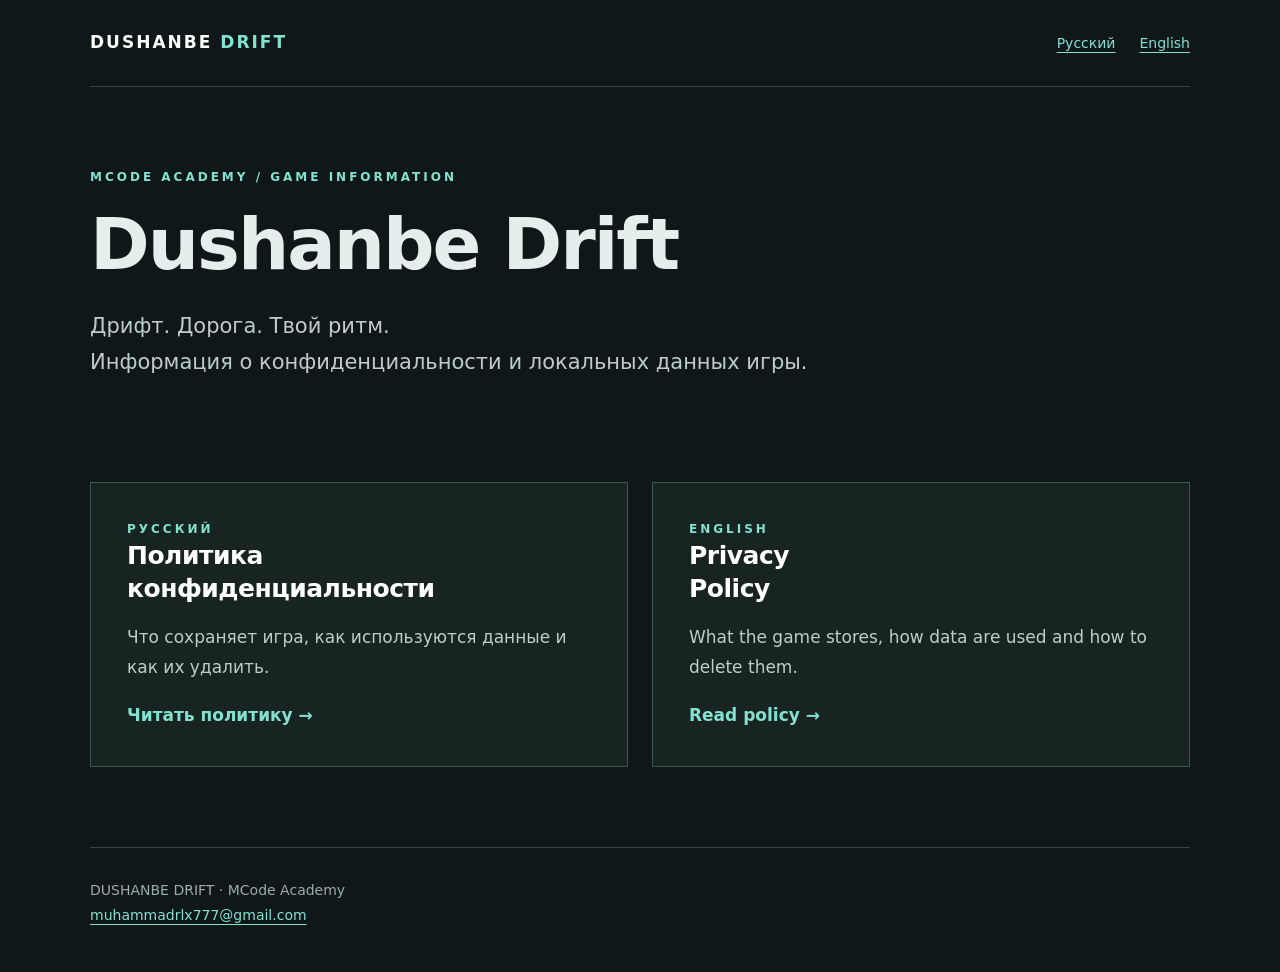
<file: index.html>
<!doctype html><html lang="ru"><head><meta charset="utf-8"><meta name="viewport" content="width=device-width,initial-scale=1"><meta name="description" content="Dushanbe Drift — Privacy Policy / Политика конфиденциальности. MCode Academy."><meta name="theme-color" content="#101719"><title>Dushanbe Drift · Dushanbe Drift</title><link rel="stylesheet" href="style.css"></head><body><a class="skip" href="#main">Skip to content / К содержанию</a><header><a class="brand" href="index.html">DUSHANBE <span>DRIFT</span></a><nav aria-label="Language"><a href="privacy-ru.html" lang="ru">Русский</a><a href="privacy-en.html" lang="en">English</a></nav></header><main id="main"><div class="hero"><div class="eyebrow">MCode Academy / Game information</div><h1>Dushanbe Drift</h1><p class="lead">Дрифт. Дорога. Твой ритм.<br>Информация о конфиденциальности и локальных данных игры.</p></div><div class="cards"><a class="card" href="privacy-ru.html"><div class="eyebrow">Русский</div><h2>Политика<br>конфиденциальности</h2><p>Что сохраняет игра, как используются данные и как их удалить.</p><strong>Читать политику →</strong></a><a class="card" href="privacy-en.html"><div class="eyebrow">English</div><h2>Privacy<br>Policy</h2><p>What the game stores, how data are used and how to delete them.</p><strong>Read policy →</strong></a></div></main><footer>DUSHANBE DRIFT · MCode Academy<br><a href="mailto:muhammadrlx777@gmail.com">muhammadrlx777@gmail.com</a></footer></body></html>
</file>
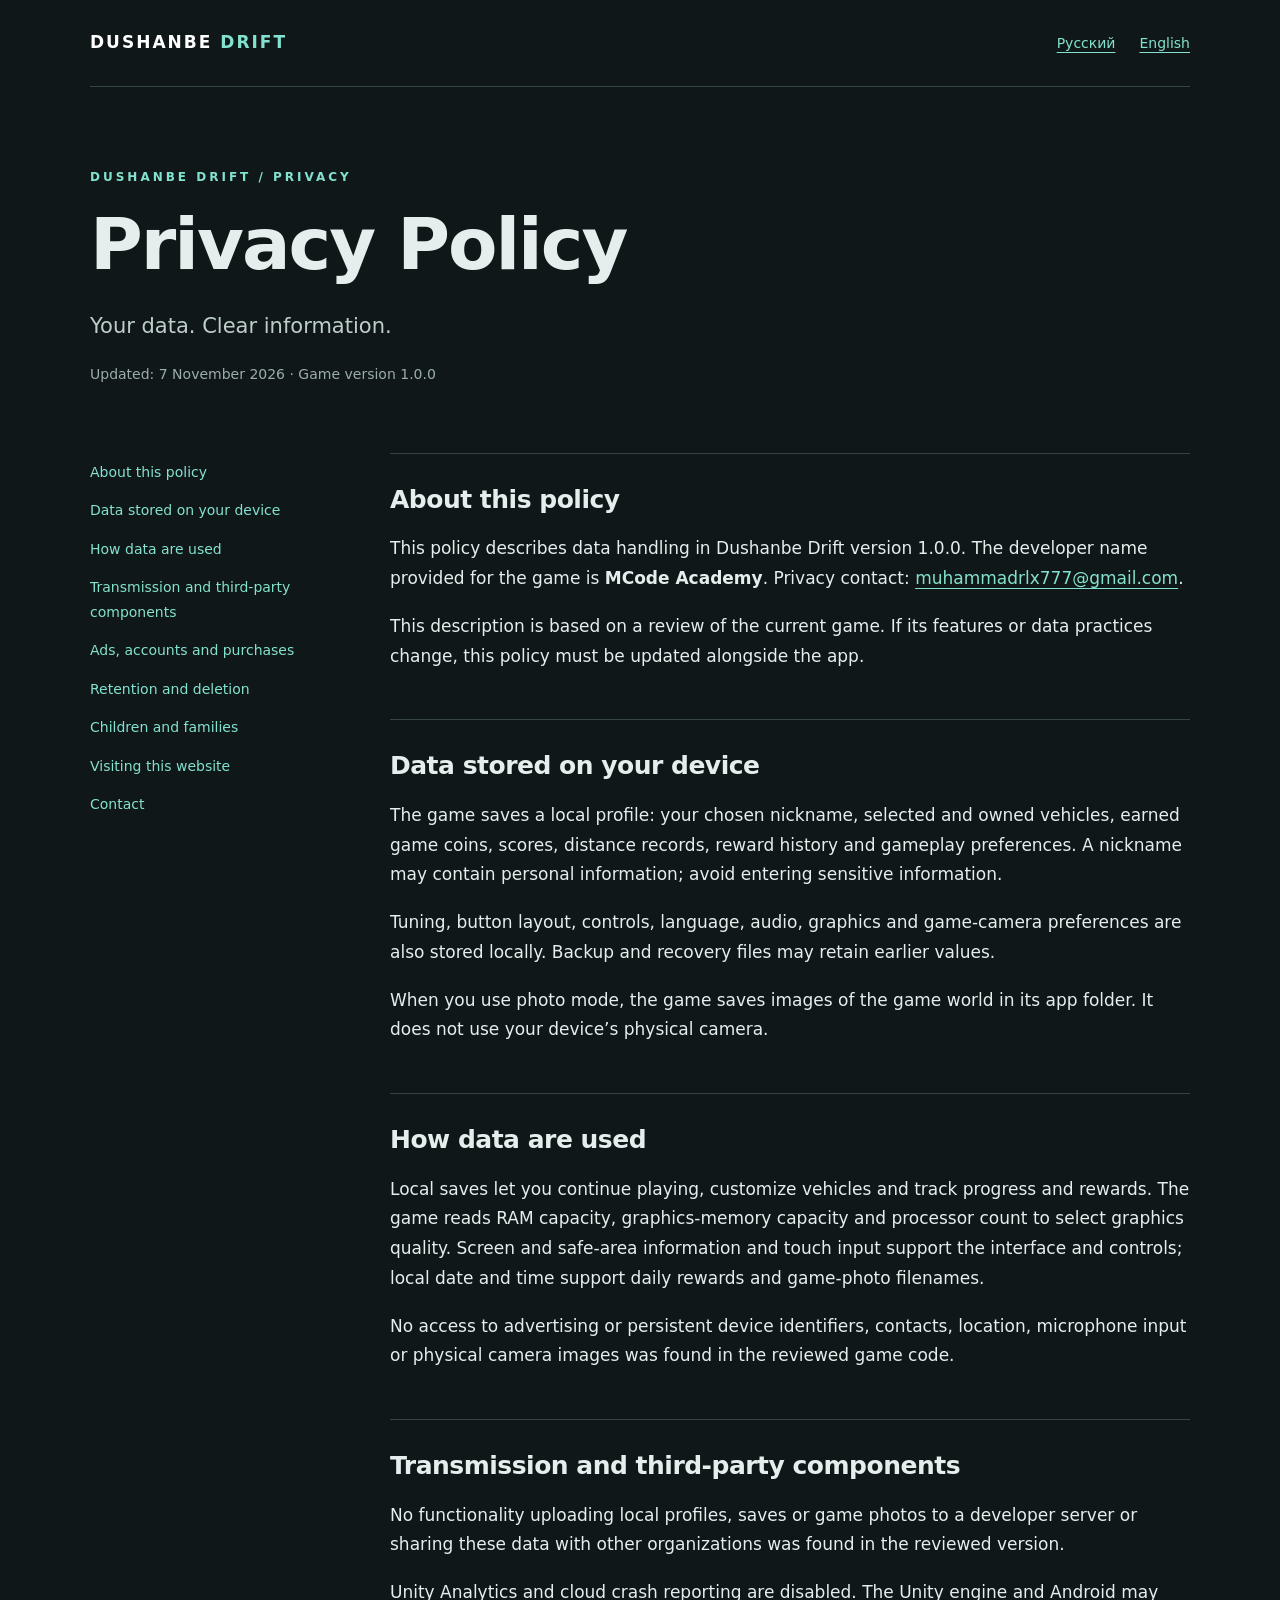
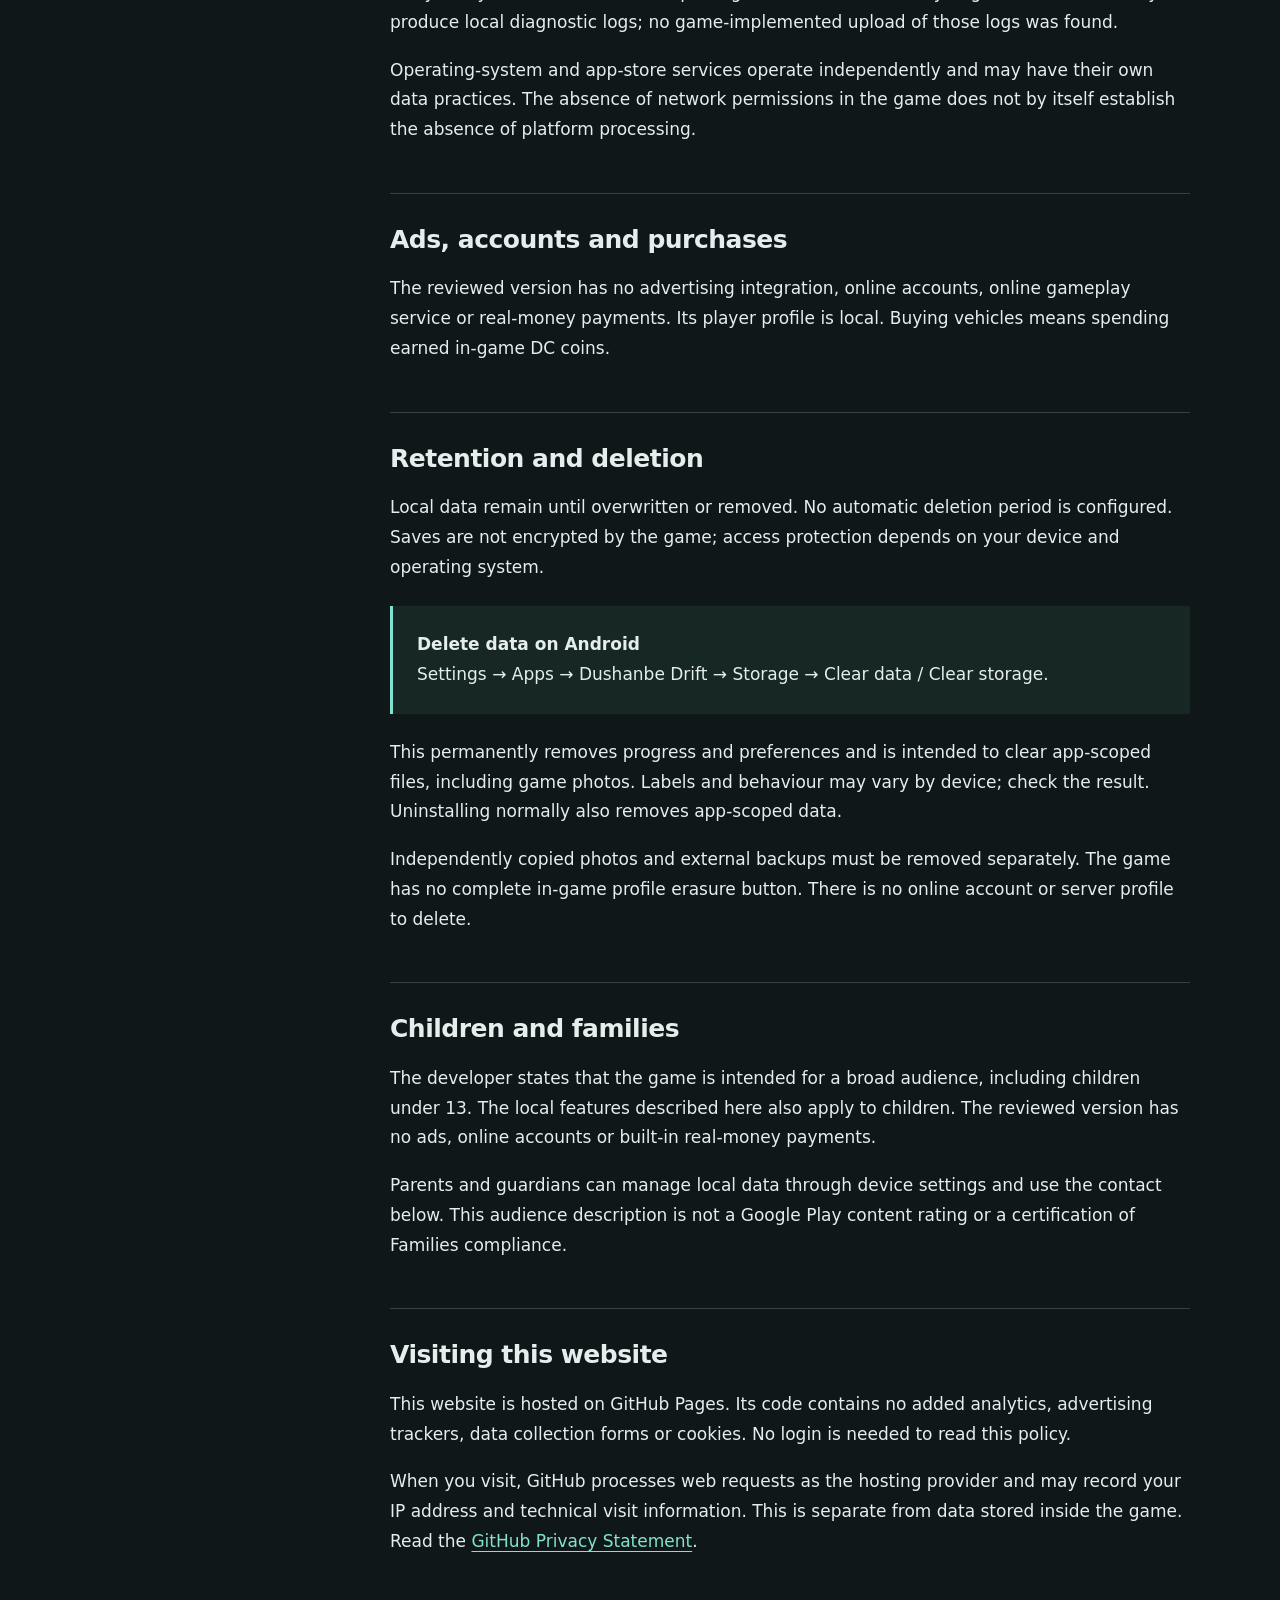
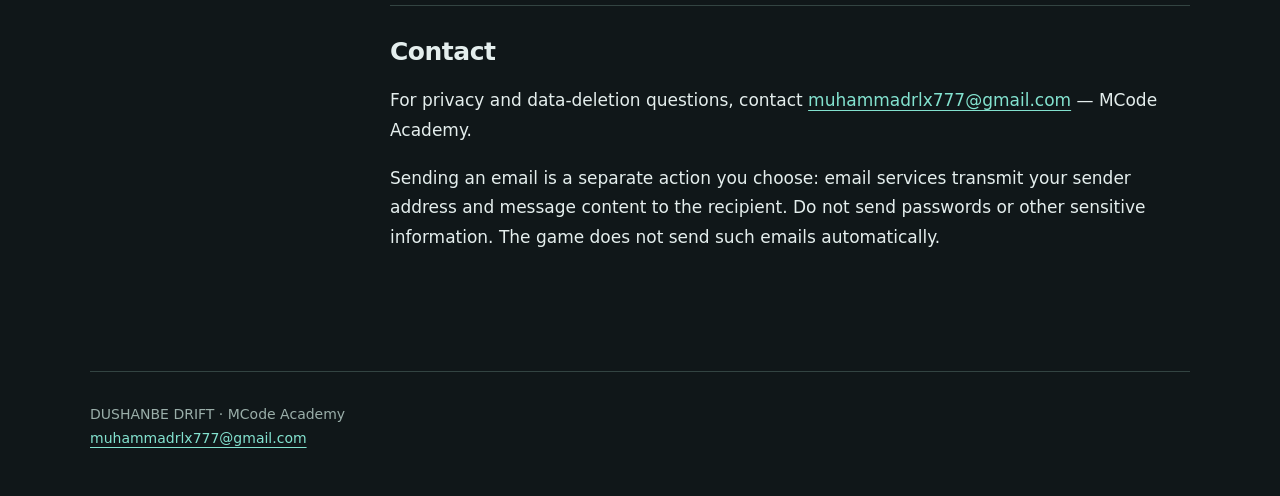
<file: privacy-en.html>
<!doctype html><html lang="en"><head><meta charset="utf-8"><meta name="viewport" content="width=device-width,initial-scale=1"><meta name="description" content="Dushanbe Drift — Privacy Policy / Политика конфиденциальности. MCode Academy."><meta name="theme-color" content="#101719"><title>Privacy Policy · Dushanbe Drift</title><link rel="stylesheet" href="style.css"></head><body><a class="skip" href="#main">Skip to content / К содержанию</a><header><a class="brand" href="index.html">DUSHANBE <span>DRIFT</span></a><nav aria-label="Language"><a href="privacy-ru.html" lang="ru">Русский</a><a href="privacy-en.html" lang="en">English</a></nav></header><main id="main"><div class="hero"><div class="eyebrow">Dushanbe Drift / Privacy</div><h1>Privacy Policy</h1><p class="lead">Your data. Clear information.</p><p class="meta">Updated: 7 November 2026 · Game version 1.0.0</p></div><div class="layout"><aside aria-label="Contents"><a href="#scope">About this policy</a><a href="#local">Data stored on your device</a><a href="#device">How data are used</a><a href="#sharing">Transmission and third-party components</a><a href="#features">Ads, accounts and purchases</a><a href="#deletion">Retention and deletion</a><a href="#children">Children and families</a><a href="#website">Visiting this website</a><a href="#contact">Contact</a></aside><article><section id="scope"><h2>About this policy</h2><p>This policy describes data handling in Dushanbe Drift version 1.0.0. The developer name provided for the game is <strong>MCode Academy</strong>. Privacy contact: <a href="mailto:muhammadrlx777@gmail.com">muhammadrlx777@gmail.com</a>.</p><p>This description is based on a review of the current game. If its features or data practices change, this policy must be updated alongside the app.</p></section><section id="local"><h2>Data stored on your device</h2><p>The game saves a local profile: your chosen nickname, selected and owned vehicles, earned game coins, scores, distance records, reward history and gameplay preferences. A nickname may contain personal information; avoid entering sensitive information.</p><p>Tuning, button layout, controls, language, audio, graphics and game-camera preferences are also stored locally. Backup and recovery files may retain earlier values.</p><p>When you use photo mode, the game saves images of the game world in its app folder. It does not use your device’s physical camera.</p></section><section id="device"><h2>How data are used</h2><p>Local saves let you continue playing, customize vehicles and track progress and rewards. The game reads RAM capacity, graphics-memory capacity and processor count to select graphics quality. Screen and safe-area information and touch input support the interface and controls; local date and time support daily rewards and game-photo filenames.</p><p>No access to advertising or persistent device identifiers, contacts, location, microphone input or physical camera images was found in the reviewed game code.</p></section><section id="sharing"><h2>Transmission and third-party components</h2><p>No functionality uploading local profiles, saves or game photos to a developer server or sharing these data with other organizations was found in the reviewed version.</p><p>Unity Analytics and cloud crash reporting are disabled. The Unity engine and Android may produce local diagnostic logs; no game-implemented upload of those logs was found.</p><p>Operating-system and app-store services operate independently and may have their own data practices. The absence of network permissions in the game does not by itself establish the absence of platform processing.</p></section><section id="features"><h2>Ads, accounts and purchases</h2><p>The reviewed version has no advertising integration, online accounts, online gameplay service or real-money payments. Its player profile is local. Buying vehicles means spending earned in-game DC coins.</p></section><section id="deletion"><h2>Retention and deletion</h2><p>Local data remain until overwritten or removed. No automatic deletion period is configured. Saves are not encrypted by the game; access protection depends on your device and operating system.</p><div class="note"><strong>Delete data on Android</strong><br>Settings → Apps → Dushanbe Drift → Storage → Clear data / Clear storage.</div><p>This permanently removes progress and preferences and is intended to clear app-scoped files, including game photos. Labels and behaviour may vary by device; check the result. Uninstalling normally also removes app-scoped data.</p><p>Independently copied photos and external backups must be removed separately. The game has no complete in-game profile erasure button. There is no online account or server profile to delete.</p></section><section id="children"><h2>Children and families</h2><p>The developer states that the game is intended for a broad audience, including children under 13. The local features described here also apply to children. The reviewed version has no ads, online accounts or built-in real-money payments.</p><p>Parents and guardians can manage local data through device settings and use the contact below. This audience description is not a Google Play content rating or a certification of Families compliance.</p></section><section id="website"><h2>Visiting this website</h2><p>This website is hosted on GitHub Pages. Its code contains no added analytics, advertising trackers, data collection forms or cookies. No login is needed to read this policy.</p><p>When you visit, GitHub processes web requests as the hosting provider and may record your IP address and technical visit information. This is separate from data stored inside the game. Read the <a href="https://docs.github.com/en/site-policy/privacy-policies/github-general-privacy-statement">GitHub Privacy Statement</a>.</p></section><section id="contact"><h2>Contact</h2><p>For privacy and data-deletion questions, contact <a href="mailto:muhammadrlx777@gmail.com">muhammadrlx777@gmail.com</a> — MCode Academy.</p><p>Sending an email is a separate action you choose: email services transmit your sender address and message content to the recipient. Do not send passwords or other sensitive information. The game does not send such emails automatically.</p></section></article></div></main><footer>DUSHANBE DRIFT · MCode Academy<br><a href="mailto:muhammadrlx777@gmail.com">muhammadrlx777@gmail.com</a></footer></body></html>
</file>
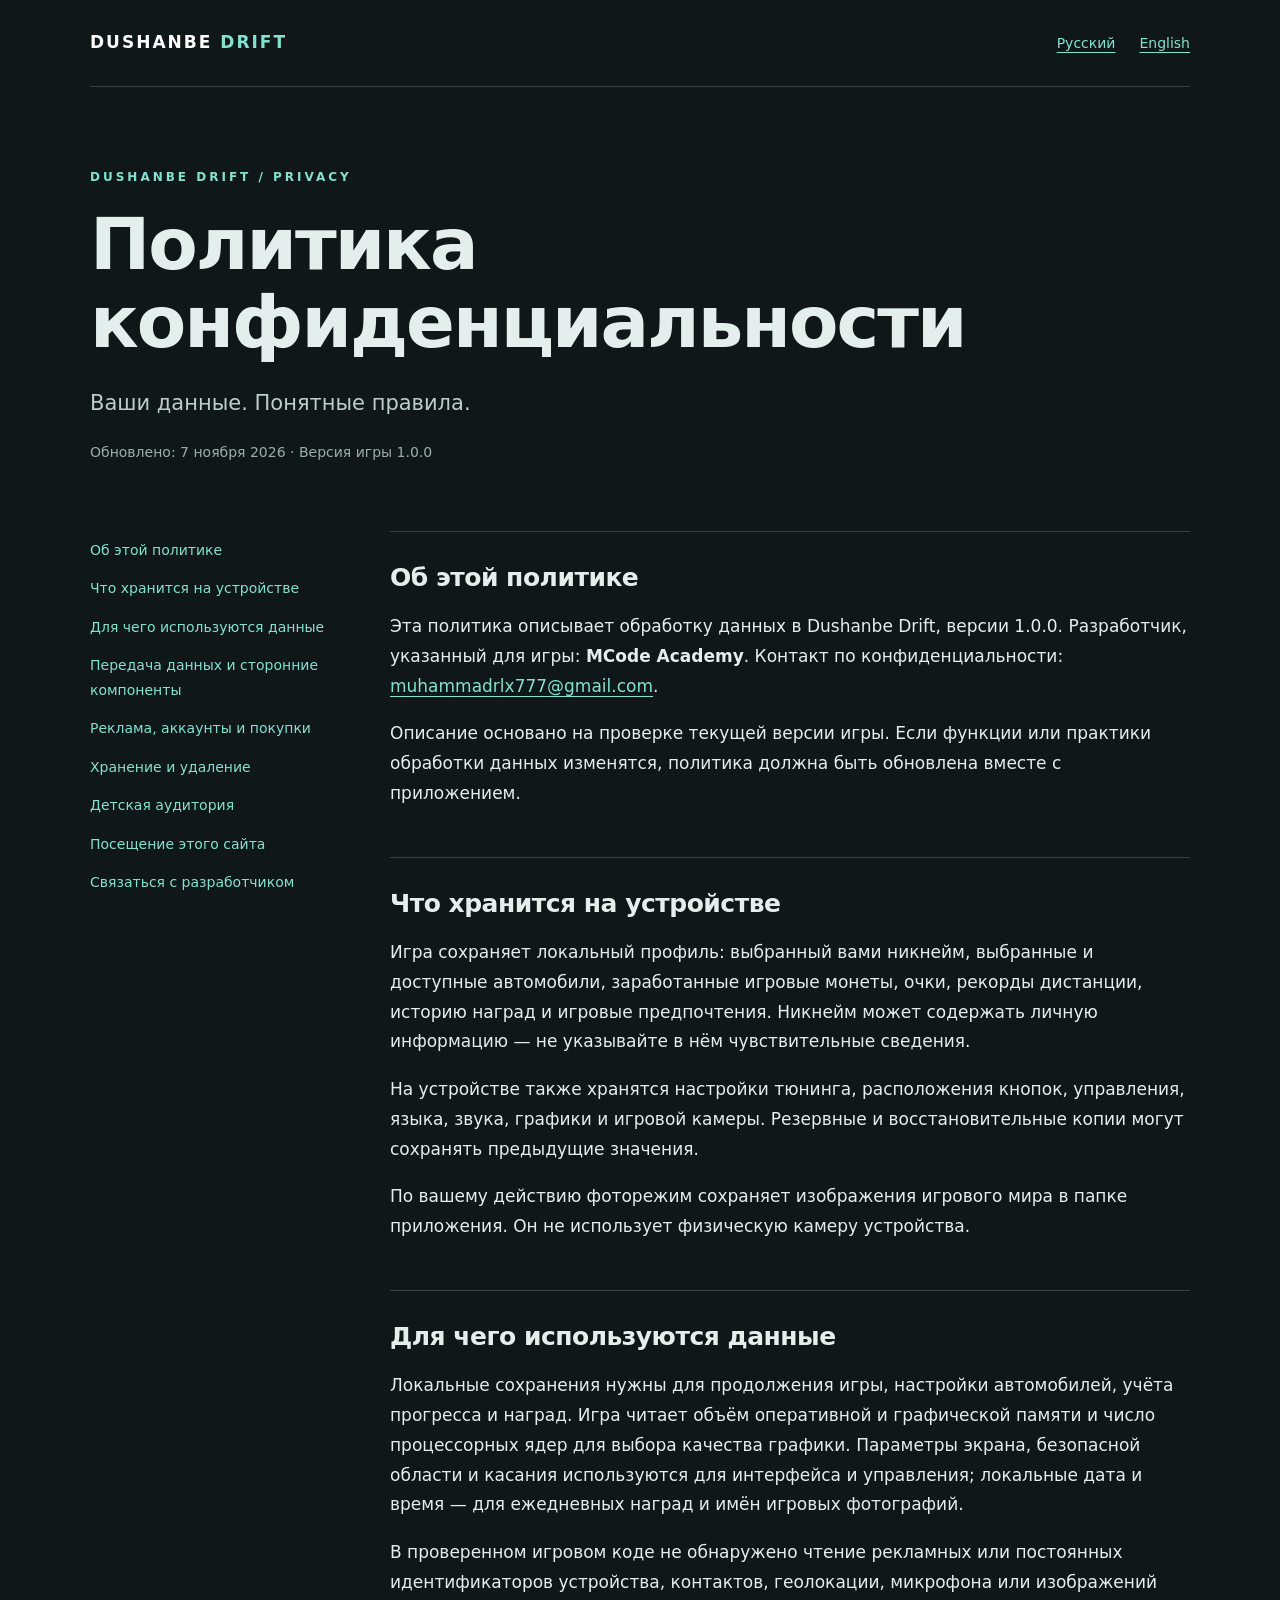
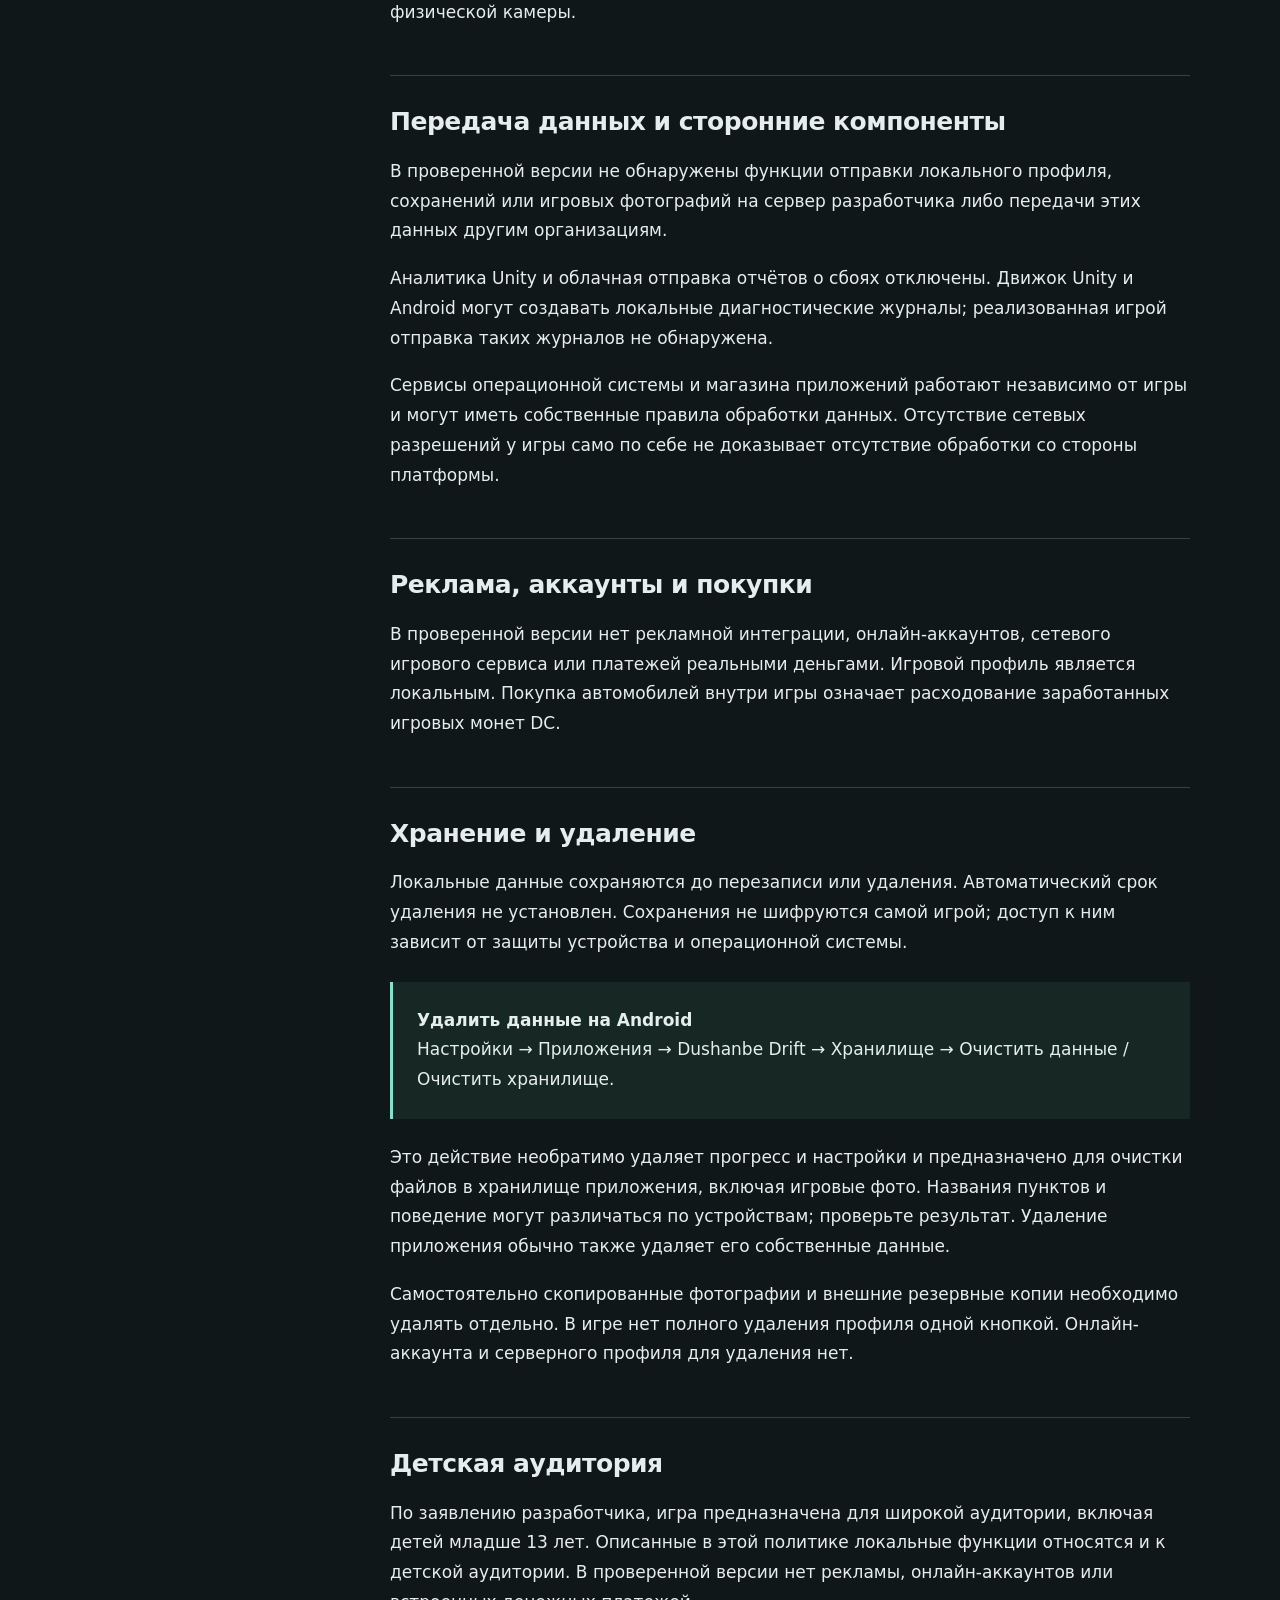
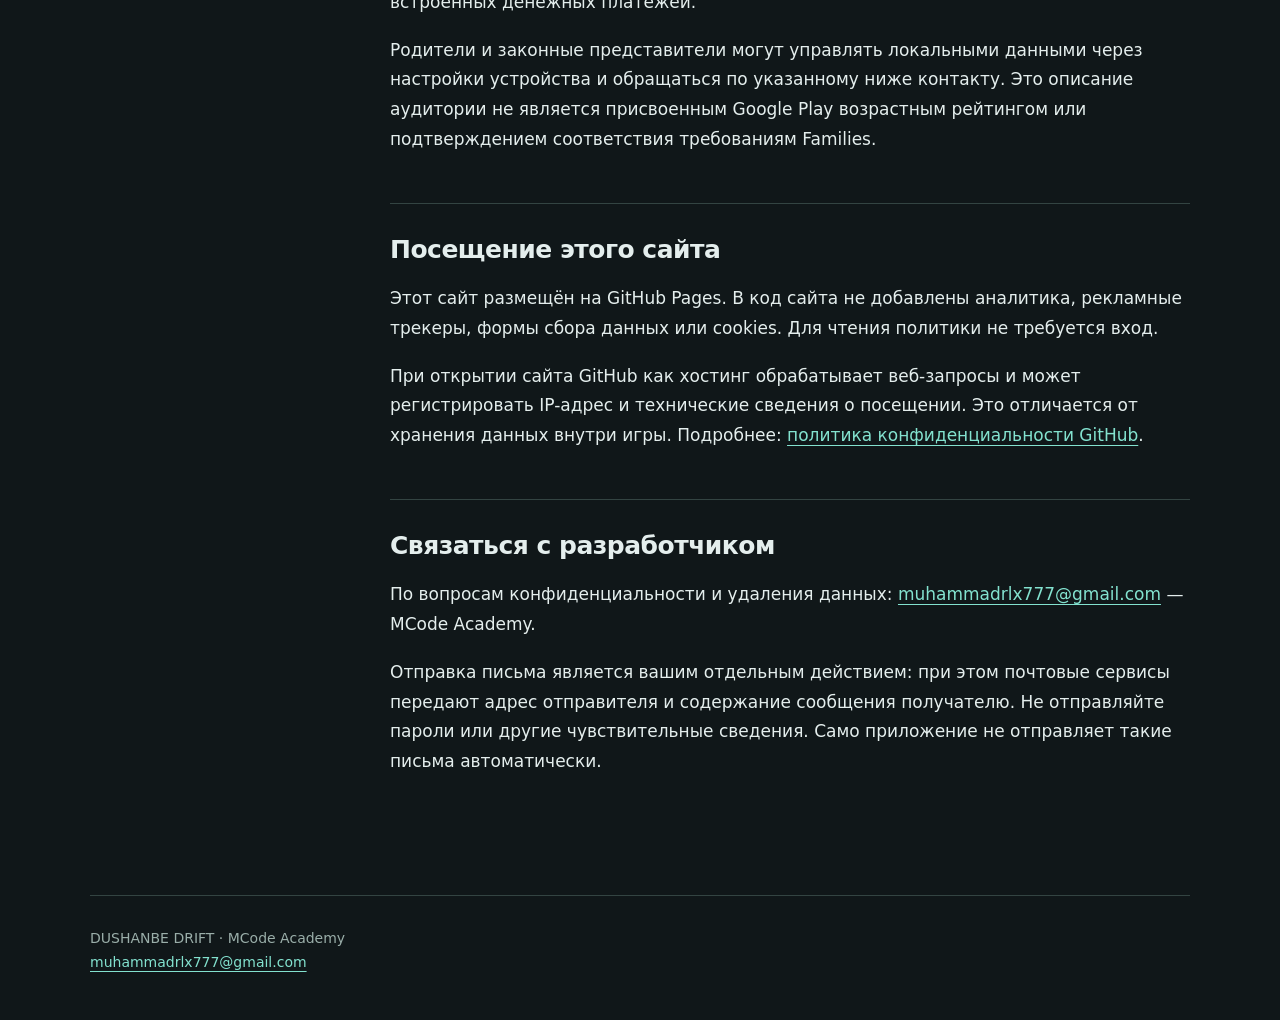
<file: privacy-ru.html>
<!doctype html><html lang="ru"><head><meta charset="utf-8"><meta name="viewport" content="width=device-width,initial-scale=1"><meta name="description" content="Dushanbe Drift — Privacy Policy / Политика конфиденциальности. MCode Academy."><meta name="theme-color" content="#101719"><title>Политика конфиденциальности · Dushanbe Drift</title><link rel="stylesheet" href="style.css"></head><body><a class="skip" href="#main">Skip to content / К содержанию</a><header><a class="brand" href="index.html">DUSHANBE <span>DRIFT</span></a><nav aria-label="Language"><a href="privacy-ru.html" lang="ru">Русский</a><a href="privacy-en.html" lang="en">English</a></nav></header><main id="main"><div class="hero"><div class="eyebrow">Dushanbe Drift / Privacy</div><h1>Политика конфиденциальности</h1><p class="lead">Ваши данные. Понятные правила.</p><p class="meta">Обновлено: 7 ноября 2026 · Версия игры 1.0.0</p></div><div class="layout"><aside aria-label="Contents"><a href="#scope">Об этой политике</a><a href="#local">Что хранится на устройстве</a><a href="#device">Для чего используются данные</a><a href="#sharing">Передача данных и сторонние компоненты</a><a href="#features">Реклама, аккаунты и покупки</a><a href="#deletion">Хранение и удаление</a><a href="#children">Детская аудитория</a><a href="#website">Посещение этого сайта</a><a href="#contact">Связаться с разработчиком</a></aside><article><section id="scope"><h2>Об этой политике</h2><p>Эта политика описывает обработку данных в Dushanbe Drift, версии 1.0.0. Разработчик, указанный для игры: <strong>MCode Academy</strong>. Контакт по конфиденциальности: <a href="mailto:muhammadrlx777@gmail.com">muhammadrlx777@gmail.com</a>.</p><p>Описание основано на проверке текущей версии игры. Если функции или практики обработки данных изменятся, политика должна быть обновлена вместе с приложением.</p></section><section id="local"><h2>Что хранится на устройстве</h2><p>Игра сохраняет локальный профиль: выбранный вами никнейм, выбранные и доступные автомобили, заработанные игровые монеты, очки, рекорды дистанции, историю наград и игровые предпочтения. Никнейм может содержать личную информацию — не указывайте в нём чувствительные сведения.</p><p>На устройстве также хранятся настройки тюнинга, расположения кнопок, управления, языка, звука, графики и игровой камеры. Резервные и восстановительные копии могут сохранять предыдущие значения.</p><p>По вашему действию фоторежим сохраняет изображения игрового мира в папке приложения. Он не использует физическую камеру устройства.</p></section><section id="device"><h2>Для чего используются данные</h2><p>Локальные сохранения нужны для продолжения игры, настройки автомобилей, учёта прогресса и наград. Игра читает объём оперативной и графической памяти и число процессорных ядер для выбора качества графики. Параметры экрана, безопасной области и касания используются для интерфейса и управления; локальные дата и время — для ежедневных наград и имён игровых фотографий.</p><p>В проверенном игровом коде не обнаружено чтение рекламных или постоянных идентификаторов устройства, контактов, геолокации, микрофона или изображений физической камеры.</p></section><section id="sharing"><h2>Передача данных и сторонние компоненты</h2><p>В проверенной версии не обнаружены функции отправки локального профиля, сохранений или игровых фотографий на сервер разработчика либо передачи этих данных другим организациям.</p><p>Аналитика Unity и облачная отправка отчётов о сбоях отключены. Движок Unity и Android могут создавать локальные диагностические журналы; реализованная игрой отправка таких журналов не обнаружена.</p><p>Сервисы операционной системы и магазина приложений работают независимо от игры и могут иметь собственные правила обработки данных. Отсутствие сетевых разрешений у игры само по себе не доказывает отсутствие обработки со стороны платформы.</p></section><section id="features"><h2>Реклама, аккаунты и покупки</h2><p>В проверенной версии нет рекламной интеграции, онлайн-аккаунтов, сетевого игрового сервиса или платежей реальными деньгами. Игровой профиль является локальным. Покупка автомобилей внутри игры означает расходование заработанных игровых монет DC.</p></section><section id="deletion"><h2>Хранение и удаление</h2><p>Локальные данные сохраняются до перезаписи или удаления. Автоматический срок удаления не установлен. Сохранения не шифруются самой игрой; доступ к ним зависит от защиты устройства и операционной системы.</p><div class="note"><strong>Удалить данные на Android</strong><br>Настройки → Приложения → Dushanbe Drift → Хранилище → Очистить данные / Очистить хранилище.</div><p>Это действие необратимо удаляет прогресс и настройки и предназначено для очистки файлов в хранилище приложения, включая игровые фото. Названия пунктов и поведение могут различаться по устройствам; проверьте результат. Удаление приложения обычно также удаляет его собственные данные.</p><p>Самостоятельно скопированные фотографии и внешние резервные копии необходимо удалять отдельно. В игре нет полного удаления профиля одной кнопкой. Онлайн-аккаунта и серверного профиля для удаления нет.</p></section><section id="children"><h2>Детская аудитория</h2><p>По заявлению разработчика, игра предназначена для широкой аудитории, включая детей младше 13 лет. Описанные в этой политике локальные функции относятся и к детской аудитории. В проверенной версии нет рекламы, онлайн-аккаунтов или встроенных денежных платежей.</p><p>Родители и законные представители могут управлять локальными данными через настройки устройства и обращаться по указанному ниже контакту. Это описание аудитории не является присвоенным Google Play возрастным рейтингом или подтверждением соответствия требованиям Families.</p></section><section id="website"><h2>Посещение этого сайта</h2><p>Этот сайт размещён на GitHub Pages. В код сайта не добавлены аналитика, рекламные трекеры, формы сбора данных или cookies. Для чтения политики не требуется вход.</p><p>При открытии сайта GitHub как хостинг обрабатывает веб-запросы и может регистрировать IP-адрес и технические сведения о посещении. Это отличается от хранения данных внутри игры. Подробнее: <a href="https://docs.github.com/en/site-policy/privacy-policies/github-general-privacy-statement">политика конфиденциальности GitHub</a>.</p></section><section id="contact"><h2>Связаться с разработчиком</h2><p>По вопросам конфиденциальности и удаления данных: <a href="mailto:muhammadrlx777@gmail.com">muhammadrlx777@gmail.com</a> — MCode Academy.</p><p>Отправка письма является вашим отдельным действием: при этом почтовые сервисы передают адрес отправителя и содержание сообщения получателю. Не отправляйте пароли или другие чувствительные сведения. Само приложение не отправляет такие письма автоматически.</p></section></article></div></main><footer>DUSHANBE DRIFT · MCode Academy<br><a href="mailto:muhammadrlx777@gmail.com">muhammadrlx777@gmail.com</a></footer></body></html>
</file>
<file: style.css>
*{box-sizing:border-box}html{scroll-behavior:smooth}body{margin:0;background:#101719;color:#e4eeed;font:17px/1.75 system-ui,-apple-system,Segoe UI,sans-serif}a{color:#83e2cf;text-underline-offset:4px}a:hover{color:white}a:focus-visible{outline:3px solid #83e2cf;outline-offset:5px}header,main,footer{width:min(1100px,calc(100% - 48px));margin:auto}header{padding:28px 0;display:flex;justify-content:space-between;align-items:center;border-bottom:1px solid #334442}.brand{font-size:17px;letter-spacing:2px;font-weight:800;text-decoration:none;color:#fff}.brand span{color:#83e2cf}nav{display:flex;gap:24px;font-size:14px}.hero{padding:80px 0 48px}.eyebrow{color:#83e2cf;letter-spacing:3px;font-size:12px;font-weight:700;text-transform:uppercase}h1{font-size:clamp(36px,6vw,72px);line-height:1.08;letter-spacing:-2px;margin:18px 0 24px;max-width:900px}h2{font-size:25px;line-height:1.3;letter-spacing:-.5px;margin:0 0 18px}.lead{font-size:21px;max-width:740px;color:#bdceca}.meta{color:#9aaea9;font-size:14px}.layout{display:grid;grid-template-columns:240px 1fr;gap:60px;padding-bottom:70px}aside{align-self:start;position:sticky;top:24px}aside a{display:block;font-size:14px;padding:7px 0;text-decoration:none}article section{padding:30px 0;border-top:1px solid #334442;scroll-margin-top:25px}p{margin:0 0 18px}li{margin:8px 0}.note{padding:24px;border-left:3px solid #83e2cf;background:#172724;margin:24px 0}.cards{display:grid;grid-template-columns:1fr 1fr;gap:24px;margin:35px 0 80px}.card{display:block;padding:36px;border:1px solid #3e5650;text-decoration:none;background:#172421}.card h2{color:white}.card p{color:#bdceca}.card strong{color:#83e2cf}footer{border-top:1px solid #334442;padding:30px 0 45px;color:#9aaea9;font-size:14px}.skip{position:absolute;left:-9999px}.skip:focus{left:20px;top:10px;background:#101719;z-index:10}@media(max-width:760px){header,main,footer{width:calc(100% - 32px)}header{align-items:flex-start;gap:20px}.brand{font-size:14px}nav{gap:14px}.hero{padding-top:45px}.layout{grid-template-columns:1fr;gap:20px}aside{position:static;display:flex;flex-wrap:wrap;gap:8px 20px}aside a{font-size:13px}.cards{grid-template-columns:1fr}h1{letter-spacing:-1px}.lead{font-size:18px}.card{padding:24px}}@media print{body{background:#fff;color:#000}aside,nav{display:none}.layout{display:block}a,.meta,.lead{color:#222}header,main,footer{width:100%}.hero{padding:20px 0}h1{font-size:32px}.note{background:none}article section{break-inside:avoid}}
</file>
